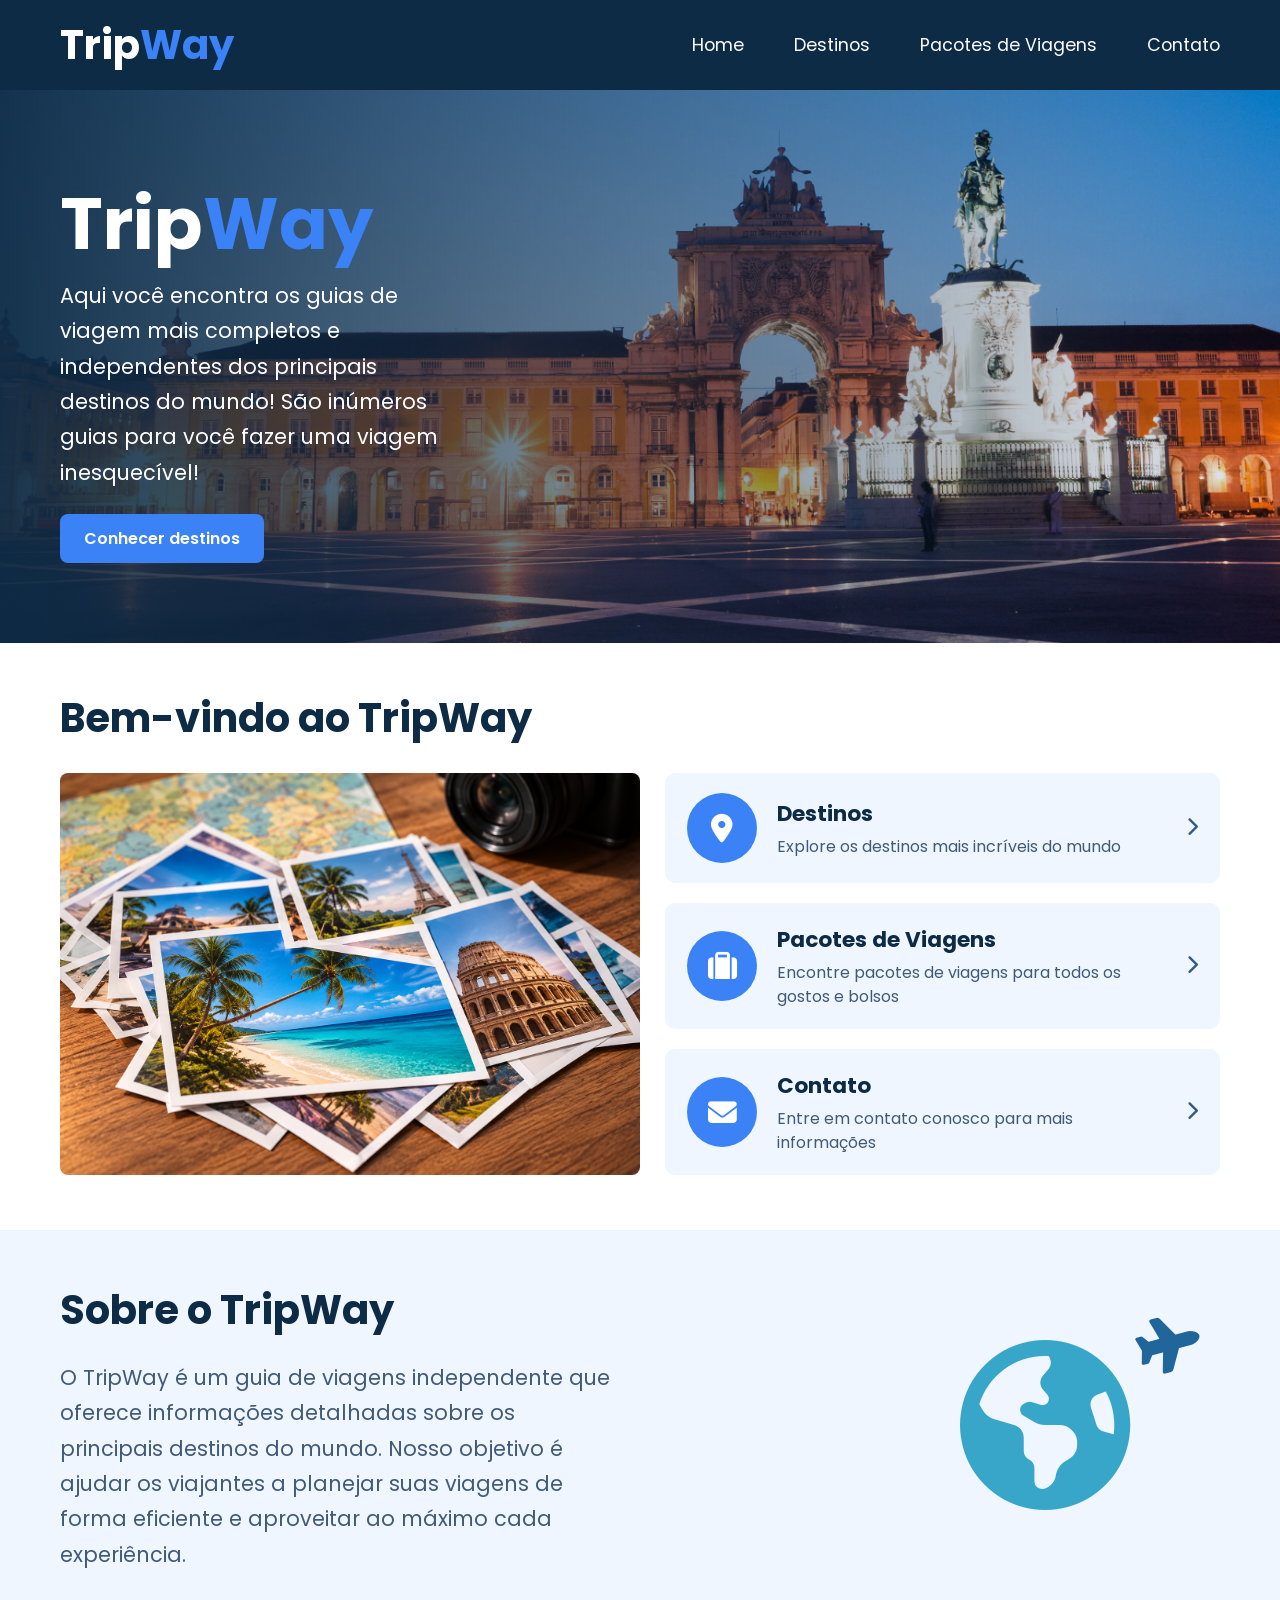
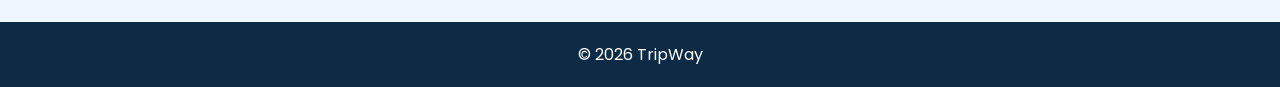
<file: index.html>
<!doctype html>
<html lang="pt-br">

<head>
    <meta charset="UTF-8">
    <meta name="viewport" content="width=device-width, initial-scale=1.0">
    <link rel="stylesheet" href="./css/style.css">
    <link rel="preconnect" href="https://fonts.googleapis.com">
    <link rel="preconnect" href="https://fonts.gstatic.com" crossorigin>
    <link href="https://fonts.googleapis.com/css2?family=Poppins:wght@400;600;700&display=swap" rel="stylesheet">
    <link rel="stylesheet" href="https://cdnjs.cloudflare.com/ajax/libs/font-awesome/6.5.1/css/all.min.css">
    <title>TripWay - Guia de Viagens</title>
</head>

<body>

    <!-- NAVEGAÇÃO -->
    <nav>
        <a class="logo" href="./index.html">
            Trip<span class="way">Way</span>
        </a>

        <ul>
            <li><a class="pages" href="./index.html">Home</a></li>
            <li><a class="pages" href="./pages/destinos.html">Destinos</a></li>
            <li><a class="pages" href="./pages/pacotes.html">Pacotes de Viagens</a></li>
            <li><a class="pages" href="./pages/contato.html">Contato</a></li>
        </ul>
    </nav>

    <header class="header-container">
        <h1 class="hero-title">
            Trip<span class="way">Way</span>
        </h1>

        <p>
            Aqui você encontra os guias de viagem mais completos e
            independentes dos principais destinos do mundo! São inúmeros
            guias para você fazer uma viagem inesquecível!
        </p>
        <a class="btn" href="./pages/destinos.html">Conhecer destinos</a>
    </header>

    <main>
        <section class="welcome-section">

            <h2 class="welcome">Bem-vindo ao TripWay</h2>

            <div class="content">

                <img class="home-image" src="./images/homeimage.png" alt="Pilha de fotografias de viagens">

                <div class="nav-links">

                    <a class="link-card" href="./pages/destinos.html">
                        <span class="card-icon">
                            <i class="fa-solid fa-location-dot"></i>
                        </span>

                        <span class="card-text">
                            <h3>Destinos</h3>
                            <p>Explore os destinos mais incríveis do mundo</p>
                        </span>

                        <i class="fa-solid fa-chevron-right arrow"></i>
                    </a>

                    <a class="link-card" href="./pages/pacotes.html">
                        <span class="card-icon">
                            <i class="fa-solid fa-suitcase"></i>
                        </span>

                        <span class="card-text">
                            <h3>Pacotes de Viagens</h3>
                            <p>Encontre pacotes de viagens para todos os gostos e bolsos</p>
                        </span>

                        <i class="fa-solid fa-chevron-right arrow"></i>
                    </a>

                    <a class="link-card" href="./pages/contato.html">
                        <span class="card-icon">
                            <i class="fa-solid fa-envelope"></i>
                        </span>

                        <span class="card-text">
                            <h3>Contato</h3>
                            <p>Entre em contato conosco para mais informações</p>
                        </span>

                        <i class="fa-solid fa-chevron-right arrow"></i>
                    </a>

                </div>
            </div>
        </section>
        <section class="about-section">

            <div class="about-text">
                <h2>Sobre o TripWay</h2>

                <p>
                    O TripWay é um guia de viagens independente que oferece
                    informações detalhadas sobre os principais destinos do
                    mundo. Nosso objetivo é ajudar os viajantes a planejar
                    suas viagens de forma eficiente e aproveitar ao máximo
                    cada experiência.
                </p>
            </div>

            <div class="about-illustration">
                <i class="fa-solid fa-earth-americas globe"></i>
                <i class="fa-solid fa-plane plane"></i>
            </div>

        </section>

    </main>

    <footer>
        <p>© 2026 TripWay</p>
    </footer>

</body>

</html>
</file>
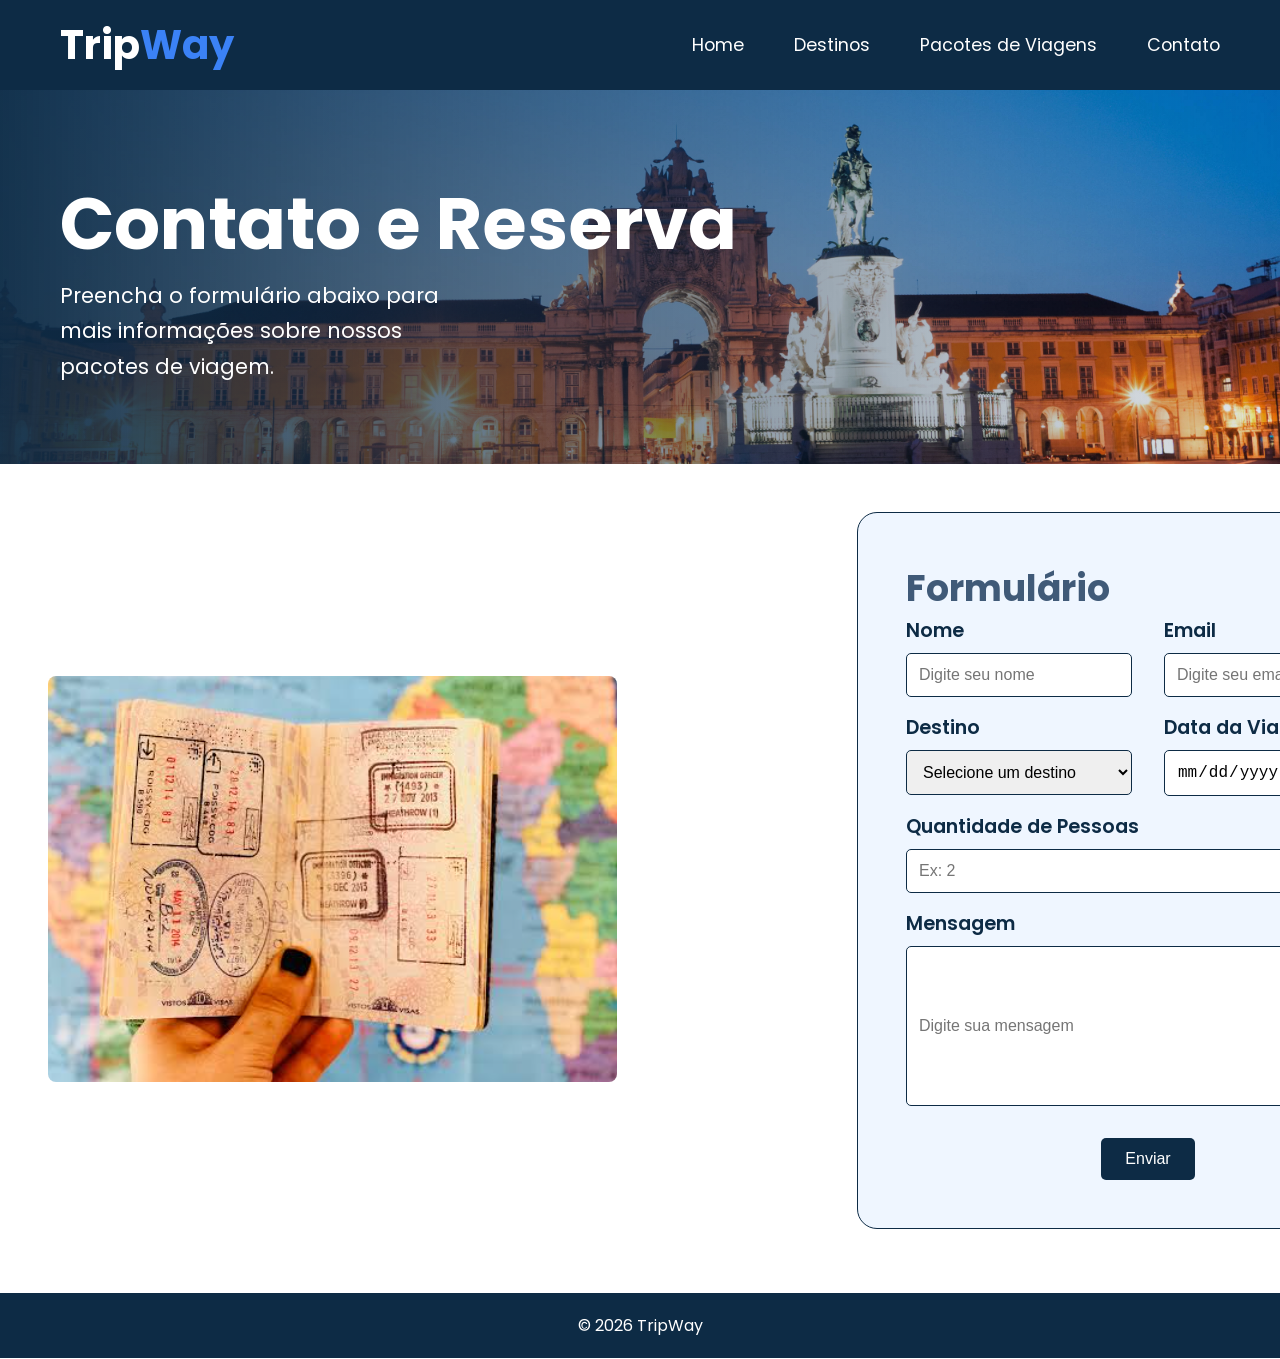
<file: pages/contato.html>
<!DOCTYPE html>
<html lang="pt-br">

<head>
    <meta charset="UTF-8" />
    <meta name="viewport" content="width=device-width, initial-scale=1.0" />
    <link rel="stylesheet" href="../css/style.css">
    <link rel="stylesheet" href="../css/form.css">
    <link rel="preconnect" href="https://fonts.googleapis.com">
    <link rel="preconnect" href="https://fonts.gstatic.com" crossorigin>
    <link href="https://fonts.googleapis.com/css2?family=Poppins:wght@400;600;700&display=swap" rel="stylesheet">
    <title>TripWay - Contato</title>
</head>

<body>
    <nav>
        <a class="logo" href="../index.html"> Trip<span class="way">Way</span> </a>

        <ul>
            <li><a class="pages" href="../index.html">Home</a></li>
            <li><a class="pages" href="./destinos.html">Destinos</a></li>
            <li><a class="pages" href="./pacotes.html">Pacotes de Viagens</a></li>
            <li><a class="pages" href="./contato.html">Contato</a></li>
        </ul>
    </nav>

    <header class="header-container">
        <h1 class="hero-title">Contato e Reserva</h1>
        <p>Preencha o formulário abaixo para mais informações sobre nossos pacotes de viagem.</p>
    </header>

    <main>
        <section class="contact-section">
            <img src="../images/formulario.png" alt="Passaporte de viagem" class="contact-image">

            <div class="form-container">
                <h2>Formulário</h2>
                <form action="">
                    <div class="form-row">
                        <div class="form-group">
                            <label for="name">Nome</label>
                            <input type="text" id="name" placeholder="Digite seu nome">
                        </div>

                        <div class="form-group">
                            <label for="email">Email</label>
                            <input type="email" id="email" placeholder="Digite seu email">
                        </div>
                    </div>

                    <div class="form-row">
                        <div class="form-group">
                            <label for="destino">Destino</label>
                            <select name="destino" id="destino">
                                <option value="">Selecione um destino</option>
                                <option value="suecia">Suécia</option>
                                <option value="chile">Chile</option>
                                <option value="portugal">Portugal</option>
                                <option value="alemanha">Alemanha</option>
                                <option value="rj">Rio de Janeiro</option>
                                <option value="bahia">Bahia</option>
                                <option value="sc">Santa Catarina</option>
                            </select>
                        </div>

                        <div class="form-group">
                            <label for="data">Data da Viagem</label>
                            <input type="date" id="data">
                        </div>
                    </div>

                    <div class="form-group">
                        <label for="quantidade">Quantidade de Pessoas</label>
                        <input type="number" id="quantidade" placeholder="Ex: 2">
                    </div>

                    <div class="form-group">
                        <label for="mensagem">Mensagem</label>
                        <input type="text" id="mensagem" placeholder="Digite sua mensagem">
                    </div>

                    <div class="action-buttons">
                        <button>Enviar</button>
                    </div>
                </form>
            </div>
        </section>
    </main>

    <footer>
        <p>© 2026 TripWay</p>
    </footer>
</body>

</html>
</file>
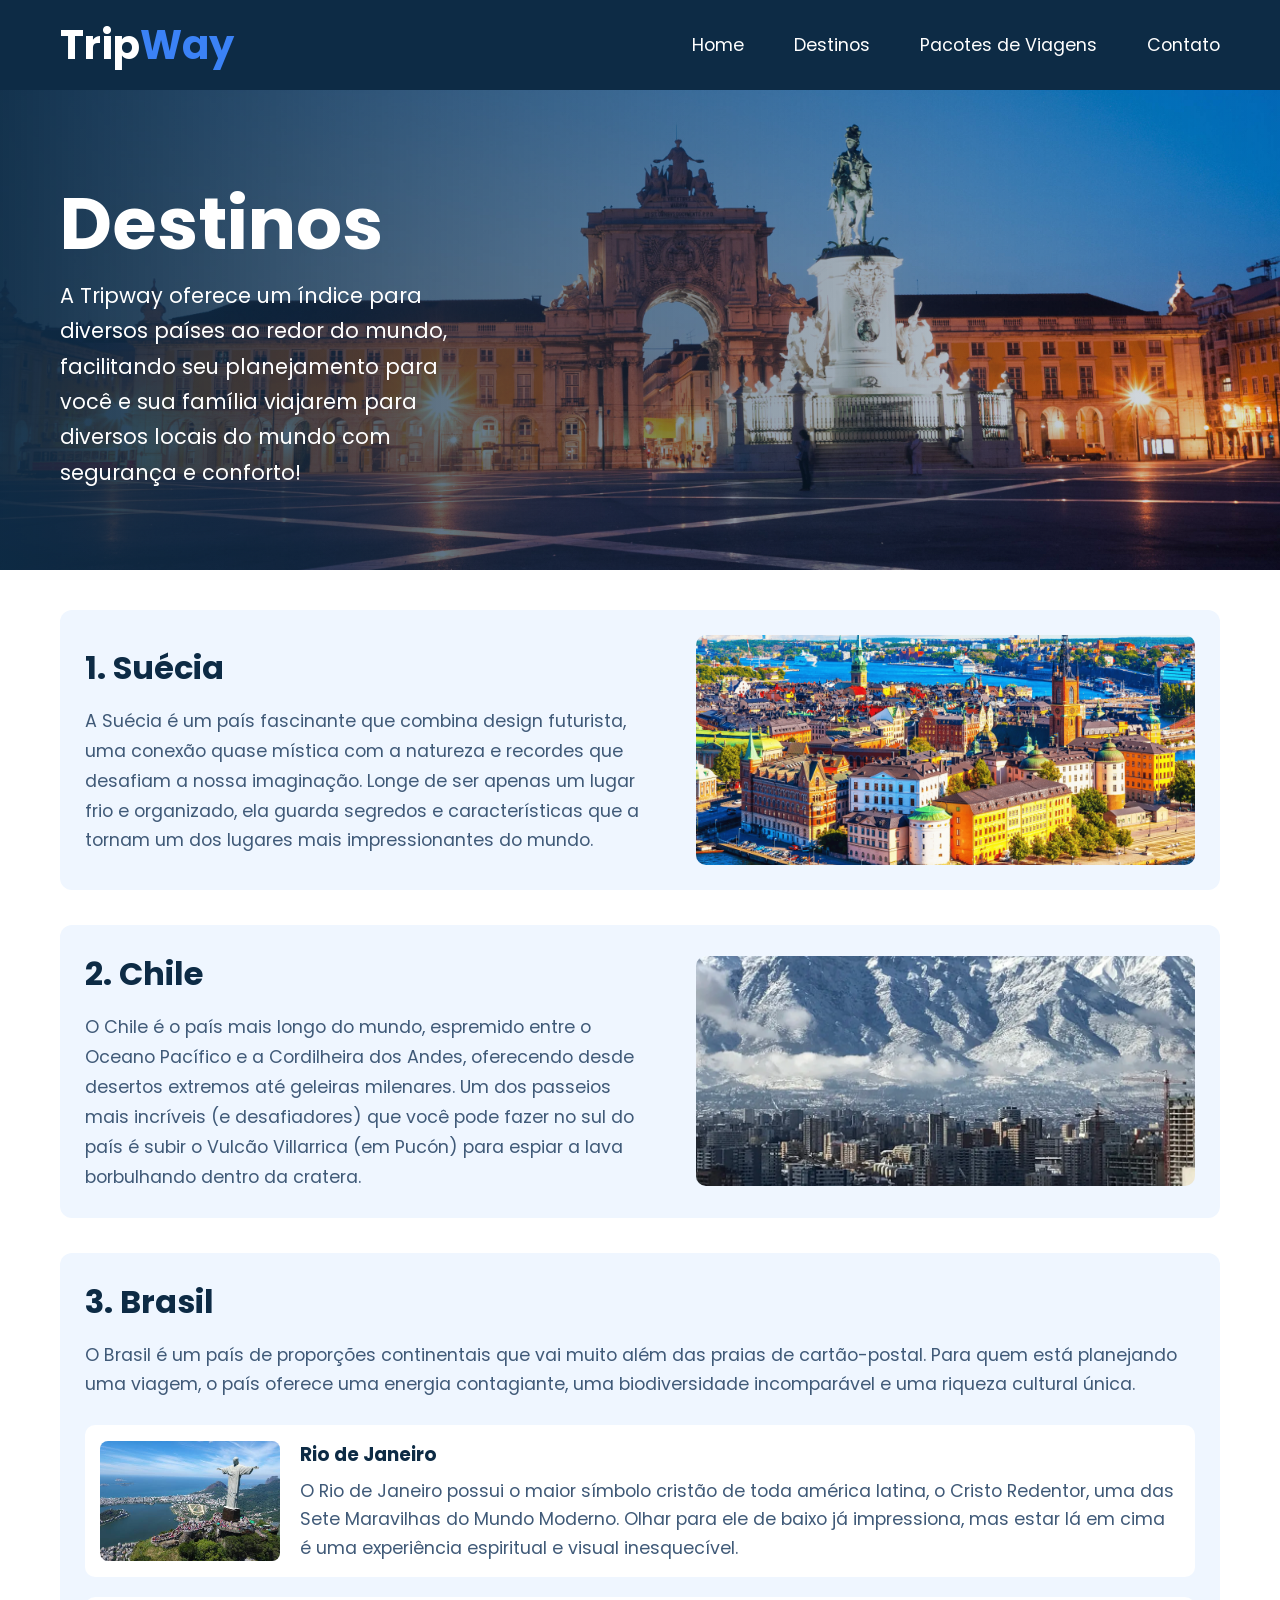
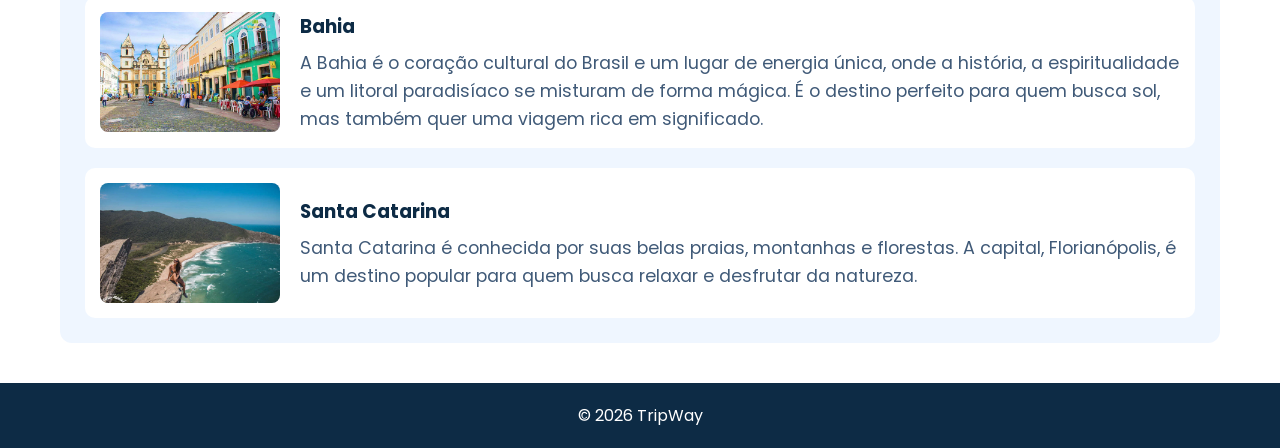
<file: pages/destinos.html>
<!doctype html>
<html lang="pt-br">

<head>
  <meta charset="UTF-8" />
  <meta name="viewport" content="width=device-width, initial-scale=1.0" />
  <link rel="stylesheet" href="../css/style.css" />
  <link rel="stylesheet" href="../css/destinos.css" />
  <link rel="preconnect" href="https://fonts.googleapis.com">
  <link rel="preconnect" href="https://fonts.gstatic.com" crossorigin>
  <link href="https://fonts.googleapis.com/css2?family=Poppins:wght@400;600;700&display=swap" rel="stylesheet">
  <title>TripWay - Destinos</title>
</head>

<body>
  <nav>
    <a class="logo" href="../index.html"> Trip<span class="way">Way</span> </a>

    <ul>
      <li><a class="pages" href="../index.html">Home</a></li>
      <li><a class="pages" href="./destinos.html">Destinos</a></li>
      <li><a class="pages" href="./pacotes.html">Pacotes de Viagens</a></li>
      <li><a class="pages" href="./contato.html">Contato</a></li>
    </ul>
  </nav>
  <header class="header-container">
    <h1 class="hero-title">Destinos</h1>
    <p>
      A Tripway oferece um índice para diversos países ao redor do mundo,
      facilitando seu planejamento para você e sua família viajarem para
      diversos locais do mundo com segurança e conforto!
    </p>
  </header>

  <main>
    <section>
      <ol class="destination-list">
        <li class="destination-item">
          <div class="destination-info">
            <h2>1. Suécia</h2>
            <p>A Suécia é um país fascinante que combina design futurista, uma conexão quase mística com a natureza e
              recordes que desafiam a nossa imaginação. Longe de ser apenas um lugar frio e organizado, ela guarda
              segredos e características que a tornam um dos lugares mais impressionantes do mundo.</p>
          </div>

          <img src="../images/imagensDestino/suecia.png" alt="Suécia" />
        </li>

        <li class="destination-item">
          <div class="destination-info">
            <h2>2. Chile</h2>
            <p>O Chile é o país mais longo do mundo, espremido entre o Oceano Pacífico e a Cordilheira dos Andes,
              oferecendo desde desertos extremos até geleiras milenares. Um dos passeios mais incríveis (e desafiadores)
              que você pode fazer no sul do país é subir o Vulcão Villarrica (em Pucón) para espiar a lava borbulhando
              dentro da cratera.</p>
          </div>

          <img src="../images/imagensDestino/chile.webp" alt="Chile" />
        </li>

        <li class="destination-item">
          <div class="destination-info">
            <h2>3. Brasil</h2>
            <p>O Brasil é um país de proporções continentais que vai muito além das praias de cartão-postal. Para quem
              está planejando uma viagem, o país oferece uma energia contagiante, uma biodiversidade incomparável e uma
              riqueza cultural única. </p>

            <div class="brazil-subdestinations">
              <div class="subdestination">
                <img src="../images/imagensDestino/rj.jpg" alt="Rio de Janeiro" />
                <div>
                  <h3>Rio de Janeiro</h3>
                  <p>O Rio de Janeiro possui o maior símbolo cristão de toda américa latina, o Cristo Redentor, uma das
                    Sete Maravilhas do Mundo Moderno. Olhar para ele de baixo já impressiona, mas estar lá em cima é uma
                    experiência espiritual e visual inesquecível.</p>
                </div>
              </div>

              <div class="subdestination">
                <img src="../images/imagensDestino/bahia.jpg" alt="Bahia" />
                <div>
                  <h3>Bahia</h3>
                  <p>A Bahia é o coração cultural do Brasil e um lugar de energia única, onde a história, a
                    espiritualidade e um litoral paradisíaco se misturam de forma mágica. É o destino perfeito para quem
                    busca sol, mas também quer uma viagem rica em significado.</p>
                </div>
              </div>

              <div class="subdestination">
                <img src="../images/imagensDestino/sc.webp" alt="Santa Catarina" />
                <div>
                  <h3>Santa Catarina</h3>
                  <p>Santa Catarina é conhecida por suas belas praias, montanhas e florestas. A capital, Florianópolis,
                    é um destino popular para quem busca relaxar e desfrutar da natureza.</p>
                </div>
              </div>
            </div>
          </div>
        </li>
      </ol>
    </section>
  </main>

  <footer>
    <p>© 2026 TripWay</p>
  </footer>
</body>

</html>
</file>
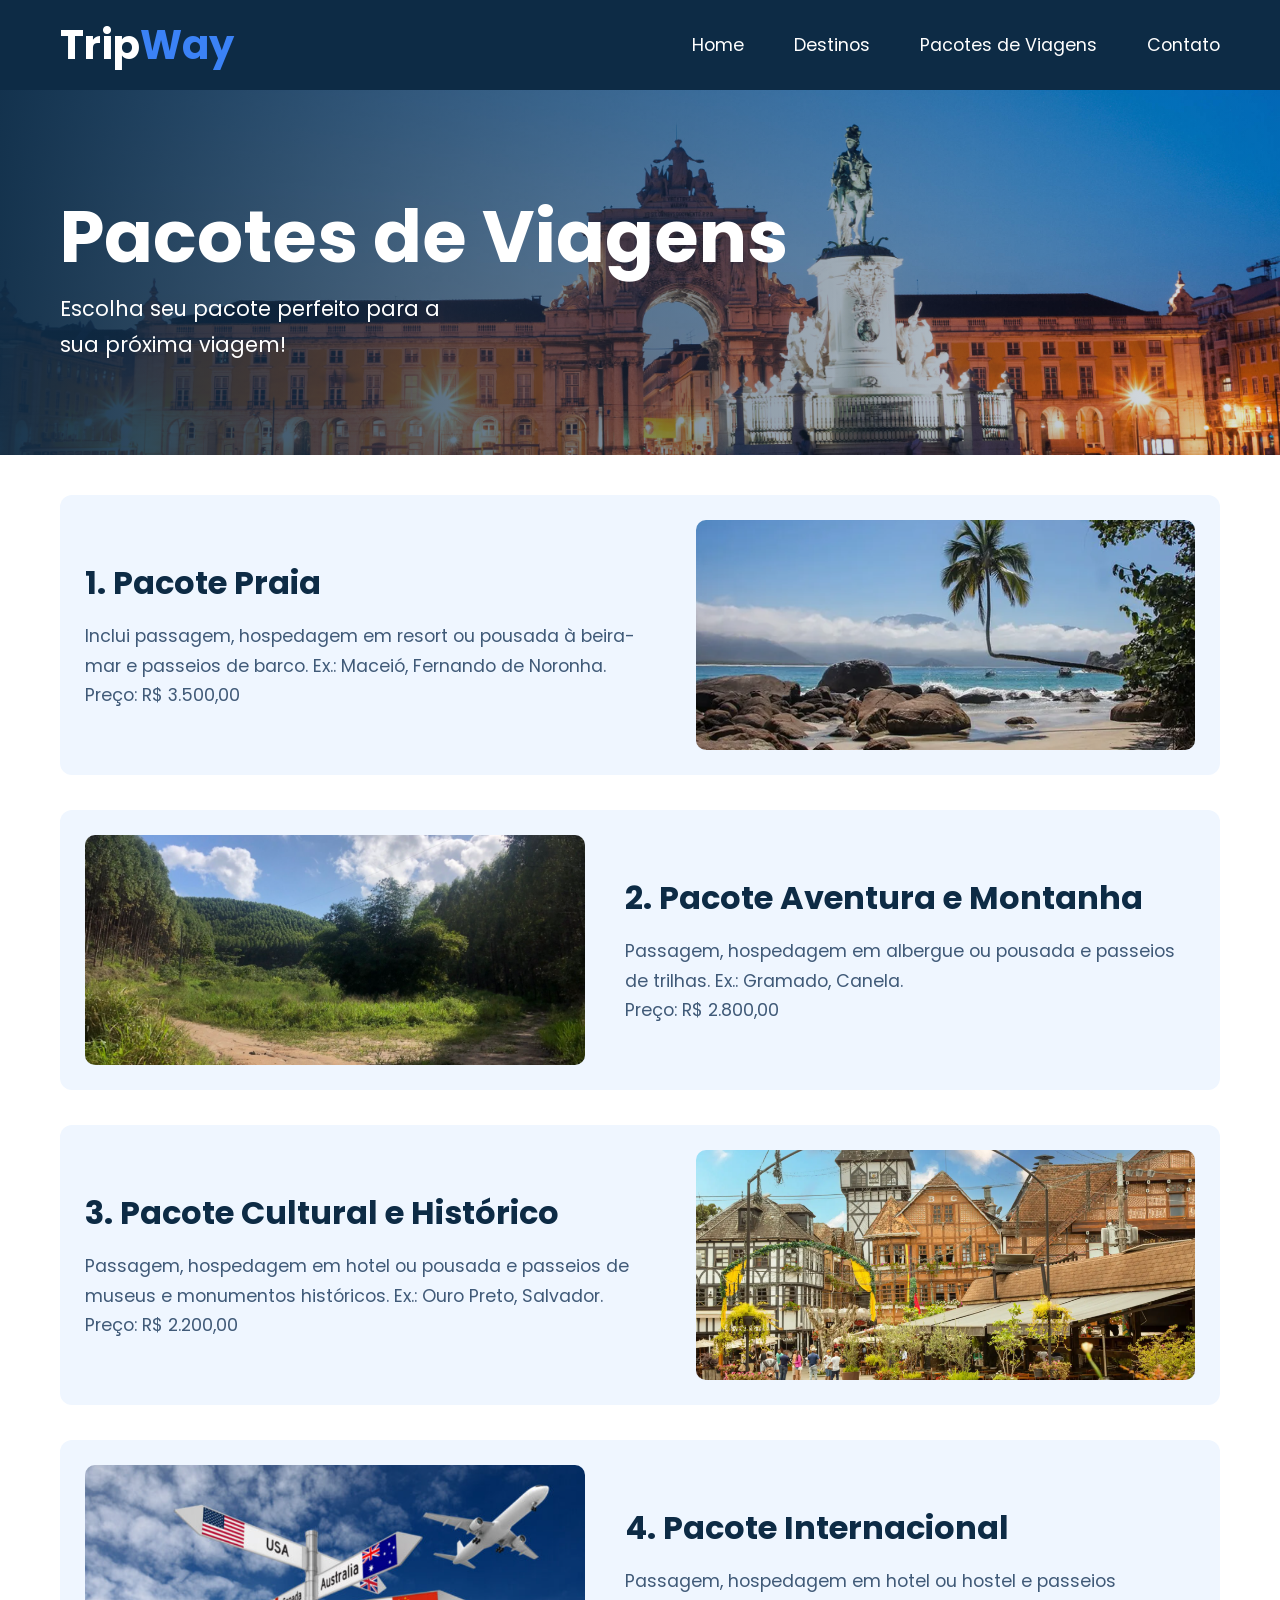
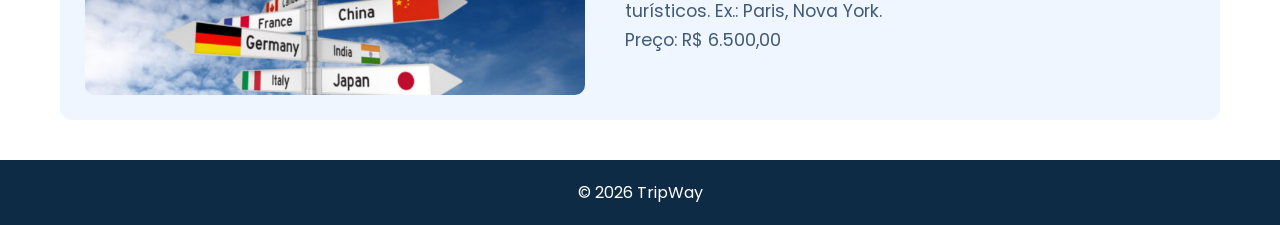
<file: pages/pacotes.html>
<!DOCTYPE html>
<html lang="pt-BR">

<head>
    <meta charset="UTF-8" />
    <meta name="viewport" content="width=device-width, initial-scale=1.0" />
    <link rel="stylesheet" href="../css/style.css">
    <link rel="stylesheet" href="../css/destinos.css">
    <link rel="preconnect" href="https://fonts.googleapis.com">
    <link rel="preconnect" href="https://fonts.gstatic.com" crossorigin>
    <link href="https://fonts.googleapis.com/css2?family=Poppins:wght@400;600;700&display=swap" rel="stylesheet">
    <title>TripWay - Pacotes</title>
</head>

<body>
    <nav>
        <a class="logo" href="../index.html"> Trip<span class="way">Way</span> </a>

        <ul>
            <li><a class="pages" href="../index.html">Home</a></li>
            <li><a class="pages" href="./destinos.html">Destinos</a></li>
            <li><a class="pages" href="./pacotes.html">Pacotes de Viagens</a></li>
            <li><a class="pages" href="./contato.html">Contato</a></li>
        </ul>
    </nav>

    <header class="header-container">
        <h1 class="hero-title">Pacotes de Viagens</h1>
        <p>Escolha seu pacote perfeito para a sua próxima viagem!</p>
    </header>

    <main>
        <section>
            <ol class="destination-list">
                <li class="destination-item">
                    <div class="destination-info">
                        <h2>1. Pacote Praia</h2>
                        <p>Inclui passagem, hospedagem em resort ou pousada à beira-mar e passeios de barco. Ex.:
                            Maceió, Fernando de Noronha.</p>
                        <p>Preço: R$ 3.500,00</p>
                    </div>
                    <img src="../images/praia.png" width="500" alt="Praia tropical">
                </li>

                <li class="destination-item">
                    <img src="../images/montanha.png" width="500" alt="Trilhas em montanha">
                    <div class="destination-info">
                        <h2>2. Pacote Aventura e Montanha</h2>
                        <p>Passagem, hospedagem em albergue ou pousada e passeios de trilhas. Ex.: Gramado, Canela.</p>
                        <p>Preço: R$ 2.800,00</p>
                    </div>
                </li>

                <li class="destination-item">
                    <div class="destination-info">
                        <h2>3. Pacote Cultural e Histórico</h2>
                        <p>Passagem, hospedagem em hotel ou pousada e passeios de museus e monumentos históricos. Ex.:
                            Ouro Preto, Salvador.</p>
                        <p>Preço: R$ 2.200,00</p>
                    </div>
                    <img src="../images/campos.png" width="500" alt="Museu">
                </li>

                <li class="destination-item">
                    <img src="../images/internacional.png" width="500" alt="Cidade internacional">
                    <div class="destination-info">
                        <h2>4. Pacote Internacional</h2>
                        <p>Passagem, hospedagem em hotel ou hostel e passeios turísticos. Ex.: Paris, Nova York.</p>
                        <p>Preço: R$ 6.500,00</p>
                    </div>
                </li>
            </ol>
        </section>
    </main>

    <footer>
        <p>© 2026 TripWay</p>
    </footer>
</body>

</html>
</file>
<file: css/style.css>
* {
    margin: 0;
    padding: 0;
    box-sizing: border-box;
}

:root {
    --background-color: #ffffff;
    --primary-color: #0d2b45;
    --element-color: #3b82f6;
    --card-color: #eff6ff;
    --text-color: #405a78;
}

body {
    font-family: "Poppins", sans-serif;
    background-color: var(--background-color);
    color: var(--text-color);
}

nav {
    display: flex;
    justify-content: space-between;
    align-items: center;
    padding: 15px 60px;
    background-color: var(--primary-color);
}

nav ul {
    display: flex;
    align-items: center;
    list-style: none;
    gap: 50px;
}

.pages {
    color: var(--background-color);
    text-decoration: none;
    font-size: 1.1rem;
}

.pages:hover {
    color: var(--element-color);
}

.logo {
    color: var(--background-color);
    font-size: 2.5rem;
    font-weight: bold;
    text-decoration: none;
}

.way {
    color: var(--element-color);
}

.header-container {
    display: flex;
    flex-direction: column;
    justify-content: center;
    padding: 80px 60px;
    min-height: 365px;

    background:
        linear-gradient(
            to right,
            rgba(13, 43, 69, 0.95),
            rgba(13, 43, 69, 0.1)
        ),
        url("../images/imagensDestino/portugal.jpg");

    background-size: cover;
}

.hero-title {
    color: var(--background-color);
    font-size: 4.5rem;
    font-weight: bold;
}

.header-container p {
    max-width: 400px;
    color: var(--background-color);
    font-size: 1.3rem;
    line-height: 1.7;
}

.btn {
    display: inline-block;
    padding: 0.75rem 1.5rem;
    background-color: var(--element-color);
    color: var(--background-color);
    border-radius: 8px;
    text-decoration: none;
    font-weight: 600;
    transition: 0.2s;
}

.btn:hover {
    background-color: var(--primary-color);
}

.header-container .btn {
    align-self: flex-start;
    margin-top: 1.5rem;
}

main {
    background-color: var(--background-color);
}

.welcome-section {
    padding: 45px 60px 55px;
}

.welcome {
    color: var(--primary-color);
    font-size: 2.5rem;
    margin-bottom: 25px;
}

.content {
    display: flex;
    gap: 25px;
    align-items: stretch;
}

.home-image {
    width: 50%;
    object-fit: cover;
    border-radius: 8px;
}

.nav-links {
    display: flex;
    flex-direction: column;
    justify-content: space-between;
    flex: 1;
    gap: 20px;
}

.link-card {
    display: flex;
    align-items: center;
    gap: 20px;
    flex: 1;

    padding: 20px 22px;
    background-color: var(--card-color);
    border-radius: 10px;

    text-decoration: none;
    color: var(--primary-color);

    transition: 0.2s;
}

.link-card:hover {
    background-color: #dcecff;
}

.card-icon {
    display: flex;
    justify-content: center;
    align-items: center;

    min-width: 70px;
    height: 70px;

    background-color: var(--element-color);
    color: var(--background-color);
    border-radius: 50%;
    font-size: 1.8rem;
}

.card-text {
    flex: 1;
}

.card-text h3 {
    font-size: 1.35rem;
    margin-bottom: 5px;
}

.card-text p {
    font-size: 1rem;
    line-height: 1.5;
    color: var(--text-color);
}

.arrow {
    color: #315b85;
    font-size: 1.2rem;
}

.about-section {
    display: flex;
    justify-content: space-between;
    align-items: center;

    padding: 50px 60px;
    background-color: var(--card-color);
}

.about-text {
    max-width: 550px;
}

.about-text h2 {
    color: var(--primary-color);
    font-size: 2.5rem;
    margin-bottom: 20px;
}

.about-text p {
    color: var(--text-color);
    font-size: 1.3rem;
    line-height: 1.7;
}

.about-illustration {
    position: relative;
    display: flex;
    justify-content: center;
    align-items: center;

    width: 350px;
    height: 230px;
}

.globe {
    color: #38a6c9;
    font-size: 170px;
}

.plane {
    position: absolute;
    top: 5px;
    right: 20px;

    color: #21669a;
    font-size: 3.5rem;
    transform: rotate(-15deg);
}

footer {
    display: flex;
    justify-content: center;
    align-items: center;

    padding: 20px;
    background-color: var(--primary-color);
    color: var(--background-color);
}

/* RESPONSIVIDADE */

@media (max-width: 1024px) {
    .hero-title { font-size: 3.5rem; }
}

@media (max-width: 850px) {

    nav {
        padding: 15px 25px;
        flex-wrap: wrap;
        gap: 20px;
    }

    nav ul {
        gap: 20px;
        flex-wrap: wrap;
    }

    .content {
        flex-direction: column;
    }

    .home-image {
        width: 100%;
        max-height: 350px;
    }

    .link-card {
        min-height: 120px;
    }

    .about-section {
        gap: 30px;
    }
}

@media (max-width: 600px) {

    nav {
        flex-direction: column;
    }

    nav ul {
        justify-content: center;
        gap: 15px;
    }

    .pages {
        font-size: 0.9rem;
    }

    .header-container {
        padding: 70px 25px;
    }

    .hero-title {
        font-size: 3rem;
    }

    .header-container p {
        font-size: 1.1rem;
    }

    .welcome-section {
        padding: 30px 20px;
    }

    .welcome,
    .about-text h2 {
        font-size: 2rem;
    }

    .about-section {
        flex-direction: column;
        padding: 35px 25px;
    }

    .about-text p {
        font-size: 1.1rem;
    }

    .about-illustration {
        width: 100%;
    }
}
</file>
<file: css/form.css>
.contact-section {
    display: flex;
    align-items: center;
    gap: 15rem;
    padding: 3rem;
}

.contact-image {
    width: 50rem;
    object-fit: cover;
    border-radius: 8px;
}

.form-container {
    border: 1px solid var(--primary-color);
    border-radius: 20px;
    padding: 3rem;
    display: flex;
    flex-direction: column;
    margin-bottom: 1rem;
    background-color: var(--card-color);
    font-size: 1.5rem;
}

.form-row {
    display: flex;
    justify-content: space-between;
    gap: 2rem;
}

.form-group {
    display: flex;
    flex-direction: column;
    margin-bottom: 1rem;

    font-size: 1.2rem;
}

.form-row .form-group {
    flex: 1;
}

.form-group label {
    padding-bottom: 0.5rem;
    font-weight: 600;
    color: var(--primary-color);
}

.form-group input,
.form-group select {
    padding: 0.75rem;
    border: 1px solid var(--primary-color);
    border-radius: 5px;
    font-size: 1rem;
}

.form-group #mensagem {
    height: 10rem;
}

.action-buttons {
    display: flex;
    justify-content: center;
    gap: 1rem;
    margin-top: 2rem;
}

.action-buttons button {
    padding: 0.75rem 1.5rem;
    background-color: var(--primary-color);
    color: var(--background-color);
    border: none;
    border-radius: 5px;
    font-size: 1rem;
    cursor: pointer;
}

@media (max-width: 768px) {
    .contact-section { flex-direction: column; gap: 2rem; padding: 1.5rem; }
    .contact-image { width: 100%; }
    .form-container { padding: 1.5rem; font-size: 1rem; }
    .form-row { flex-direction: column; gap: 0; }
}
</file>
<file: css/destinos.css>
main {
    padding: 40px 60px;
}

.destination-list {
    display: flex;
    flex-direction: column;
    gap: 35px;
    list-style: none;
}

.destination-item {
    display: flex;
    align-items: center;
    justify-content: space-between;
    gap: 40px;
    padding: 25px;
    background-color: var(--card-color);
    border-radius: 12px;
}

.destination-info {
    flex: 1;
}

.destination-info h2 {
    color: var(--primary-color);
    font-size: 2rem;
    margin-bottom: 15px;
}

.destination-info p {
    color: var(--text-color);
    font-size: 1.1rem;
    line-height: 1.7;
}

.destination-item > img {
    width: 45%;
    height: 230px;
    object-fit: cover;
    border-radius: 10px;
}

.brazil-subdestinations {
    display: flex;
    flex-direction: column;
    gap: 20px;
    margin-top: 25px;
}

.subdestination {
    display: flex;
    align-items: center;
    gap: 20px;
    padding: 15px;
    background-color: var(--background-color);
    border-radius: 10px;
}

.subdestination img {
    width: 180px;
    height: 120px;
    object-fit: cover;
    border-radius: 8px;
    flex-shrink: 0;
}

.subdestination h3 {
    color: var(--primary-color);
    margin-bottom: 8px;
}

.subdestination p {
    color: var(--text-color);
    line-height: 1.6;
}

/* RESPONSIVIDADE (do maior para o menor) */

@media (max-width: 1024px) {
    main {
        padding: 30px;
    }

    .destination-item {
        gap: 25px;
    }
}

@media (max-width: 700px) {
    main {
        padding: 25px 20px;
    }

    .destination-item {
        flex-direction: column;
        align-items: stretch;
    }

    .destination-item > img {
        width: 100%;
        height: 200px;
    }

    .subdestination {
        flex-direction: column;
        align-items: stretch;
    }

    .subdestination img {
        width: 100%;
        height: 180px;
    }
}
</file>
